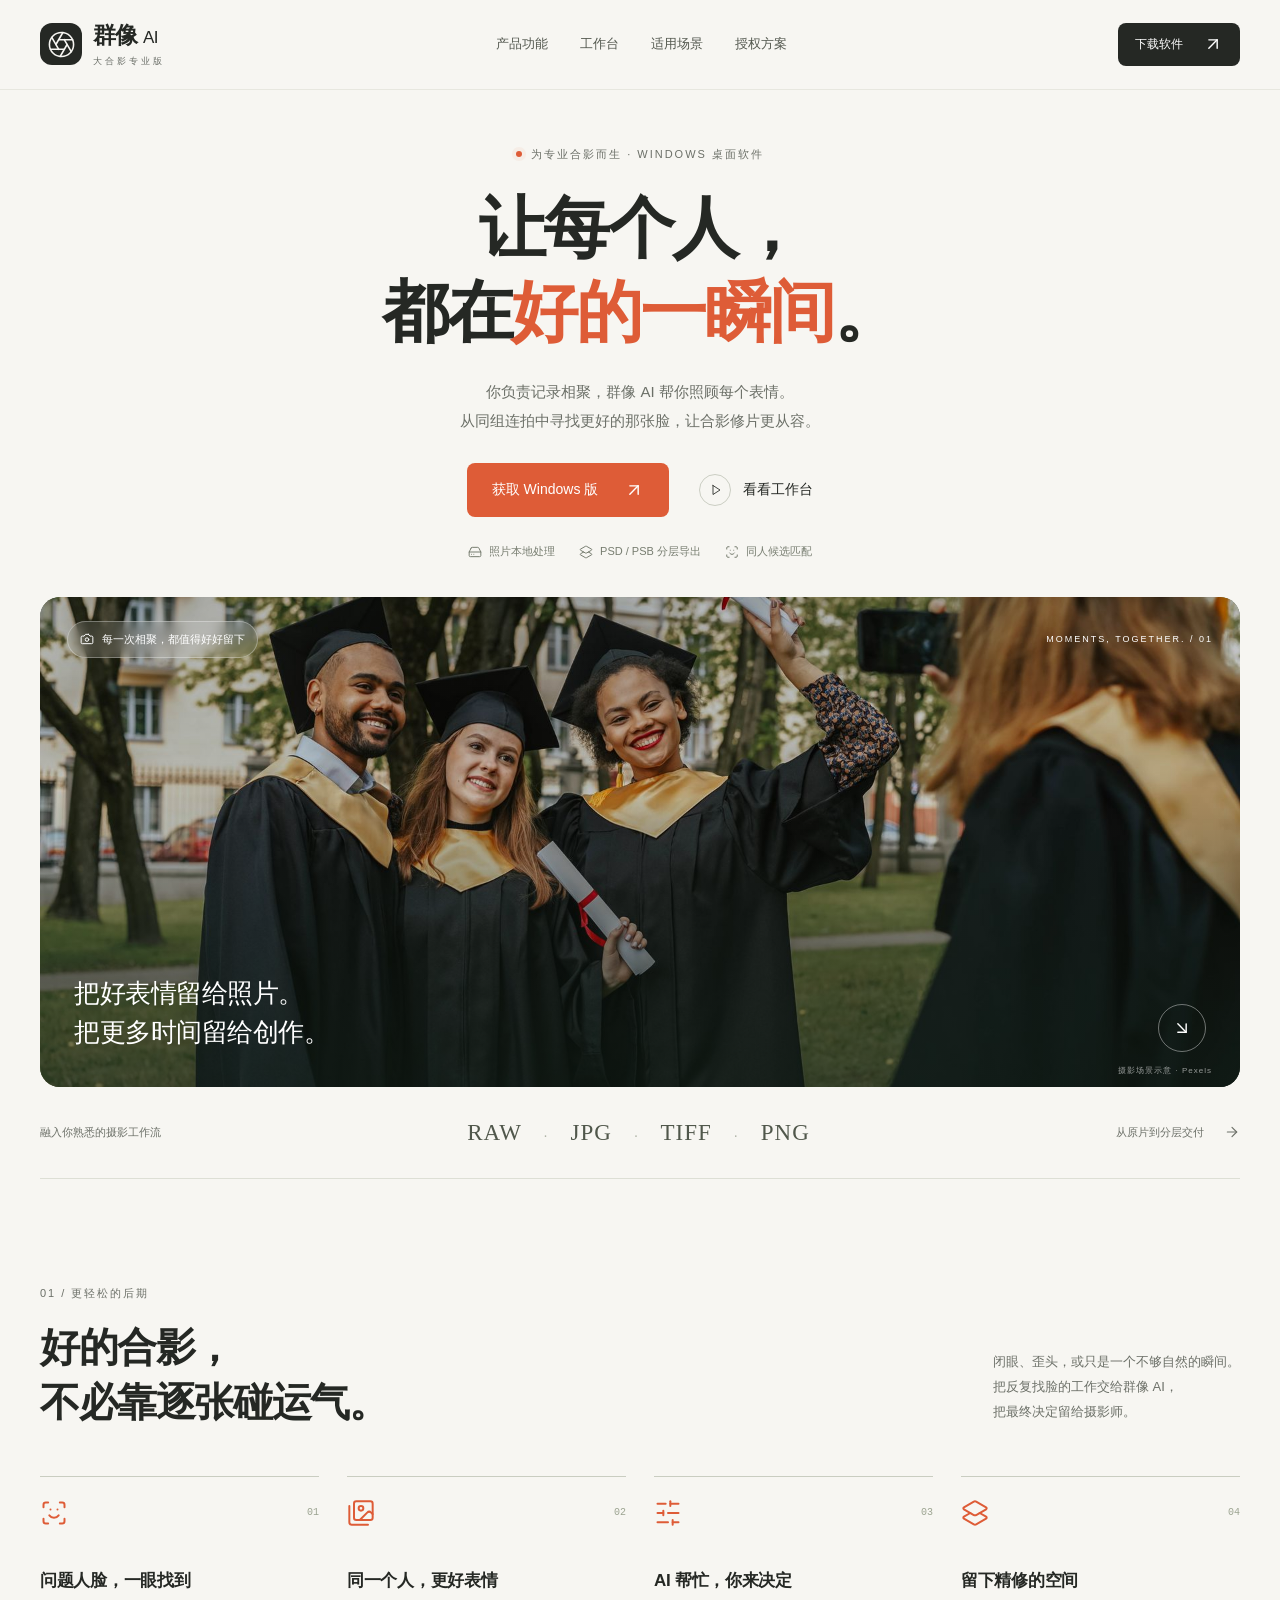
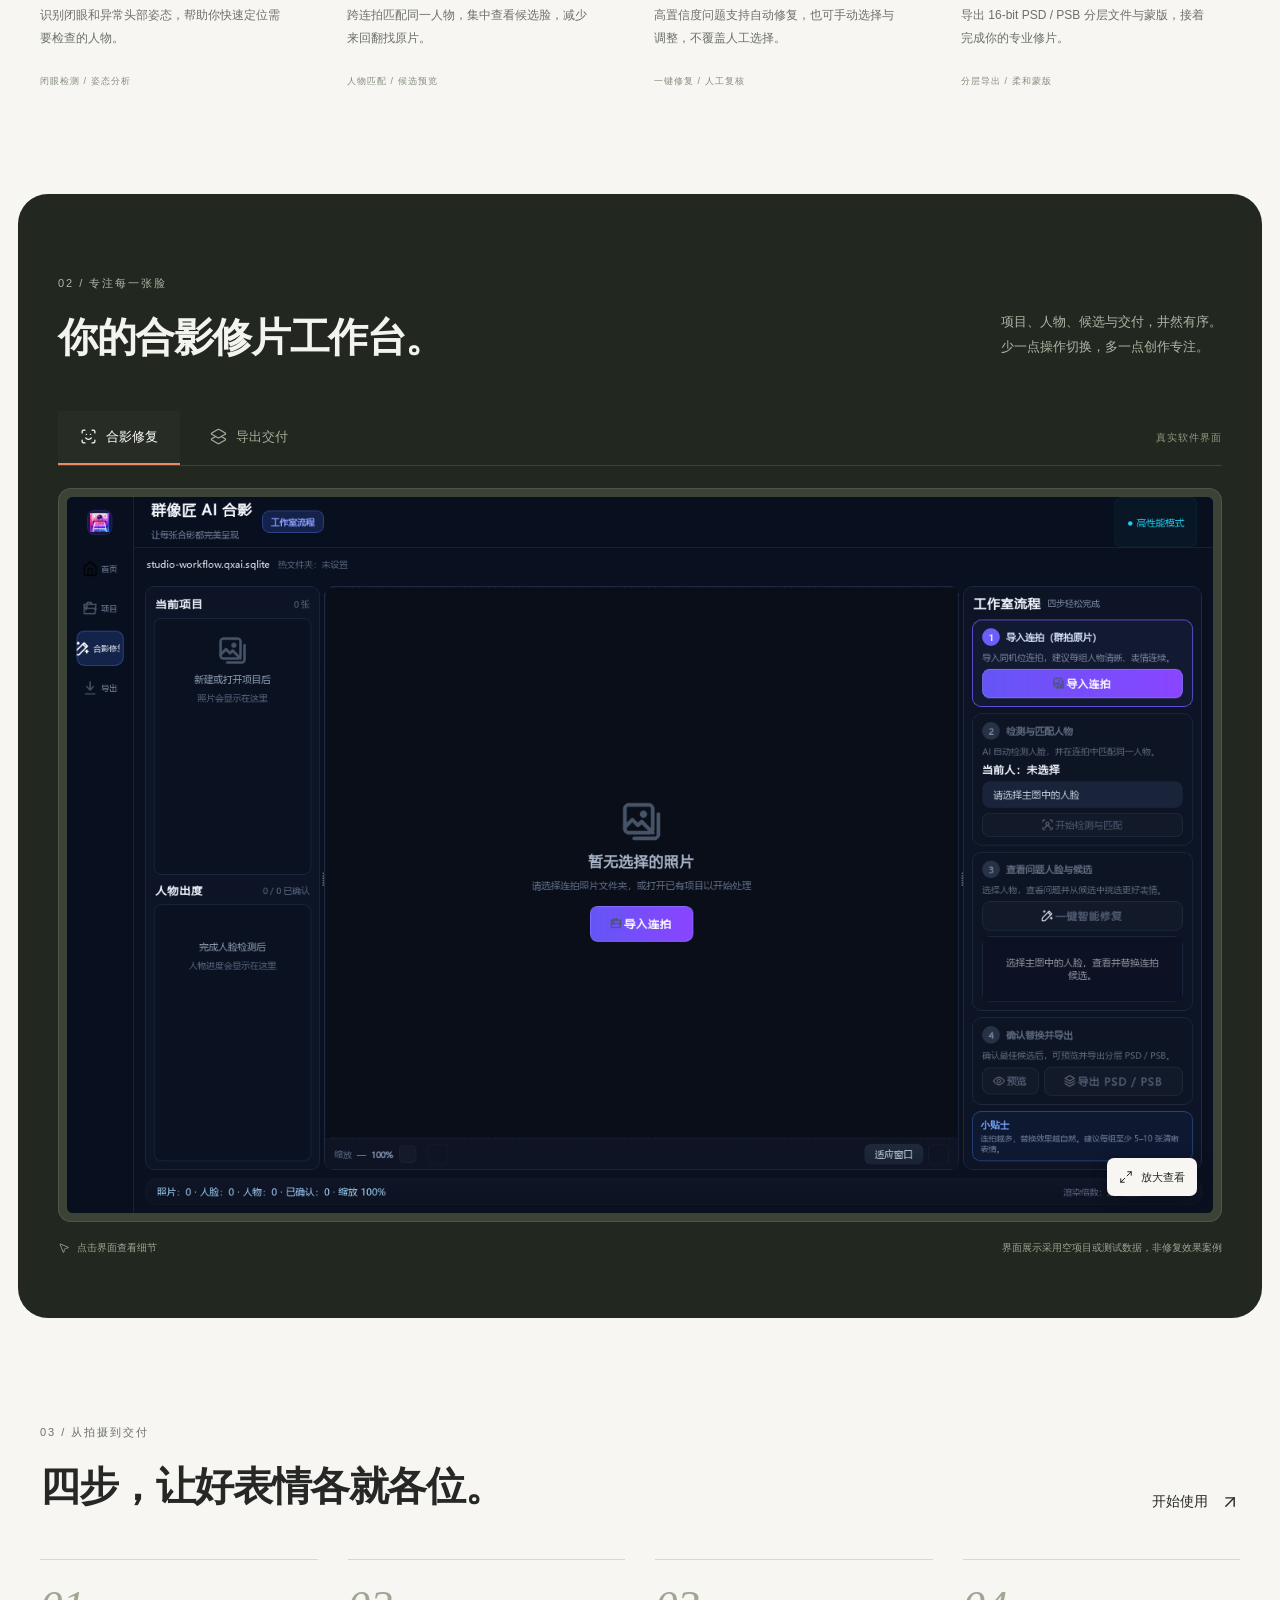
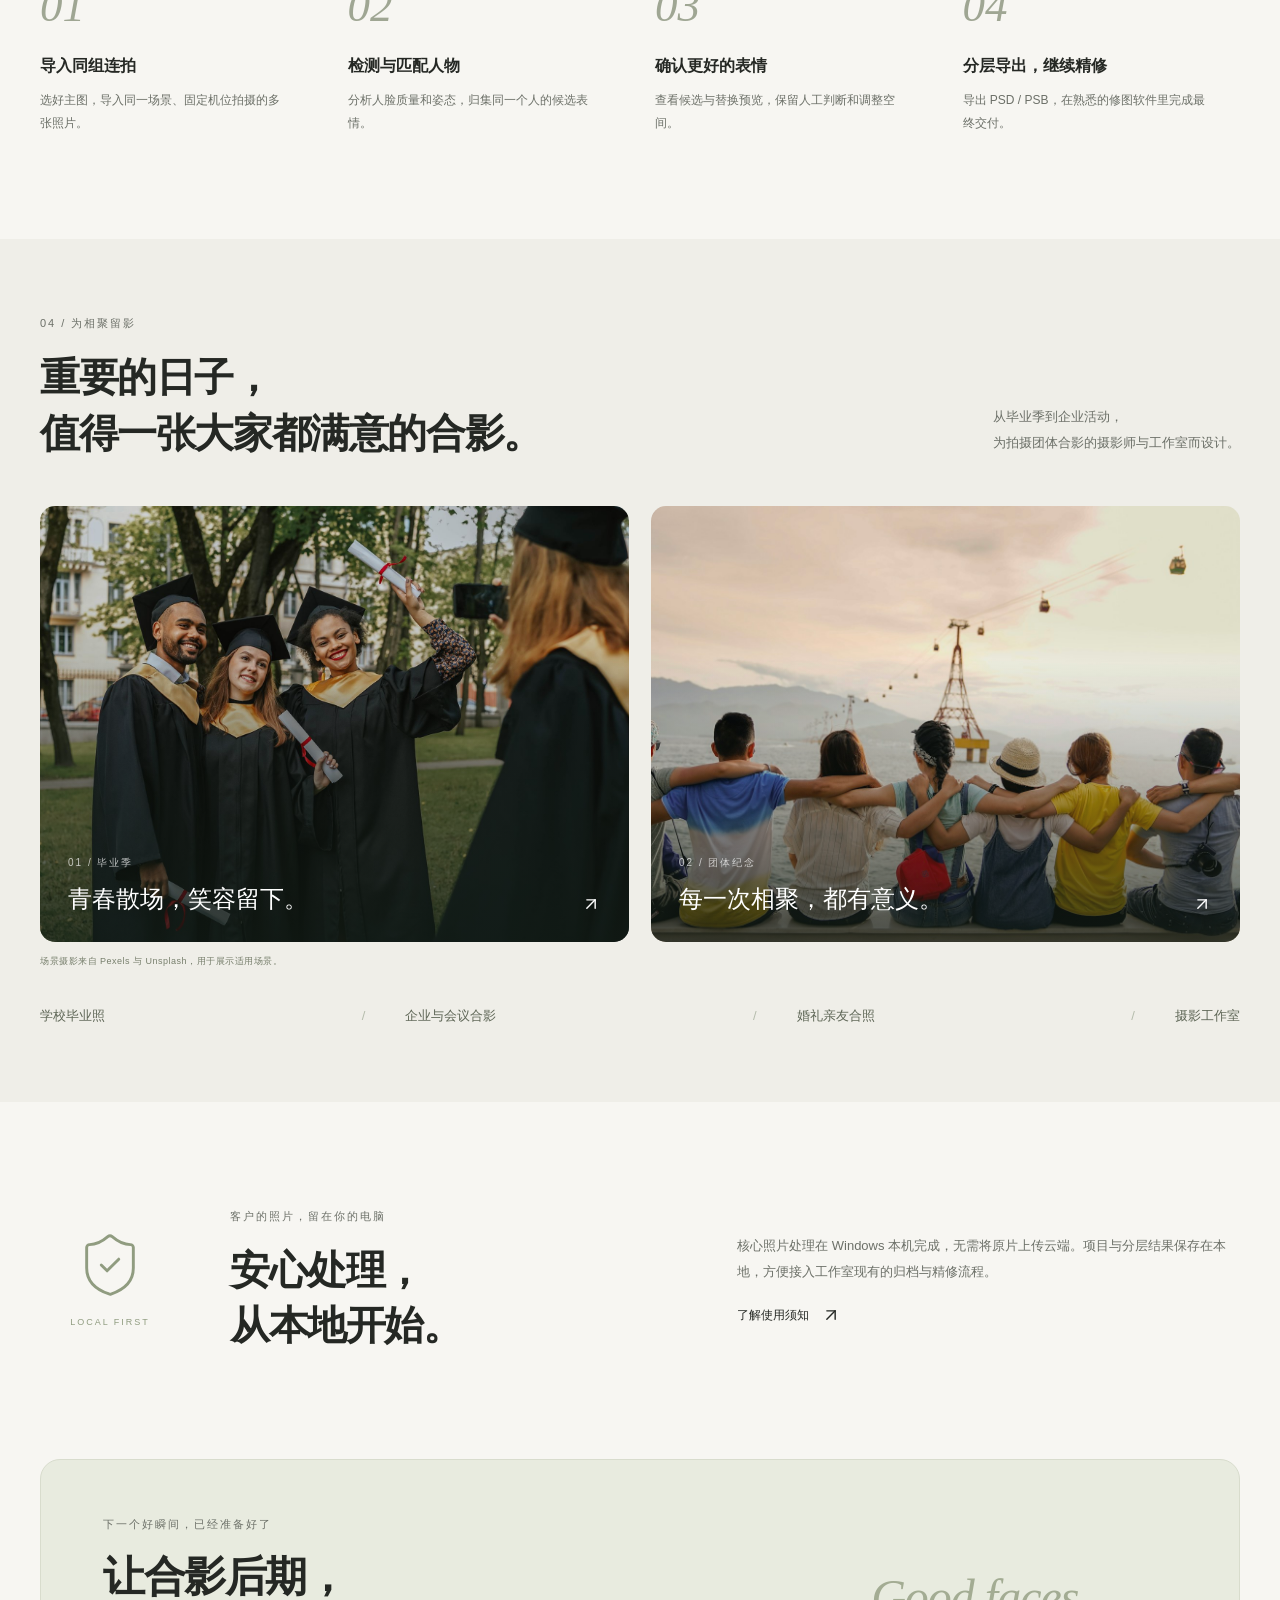
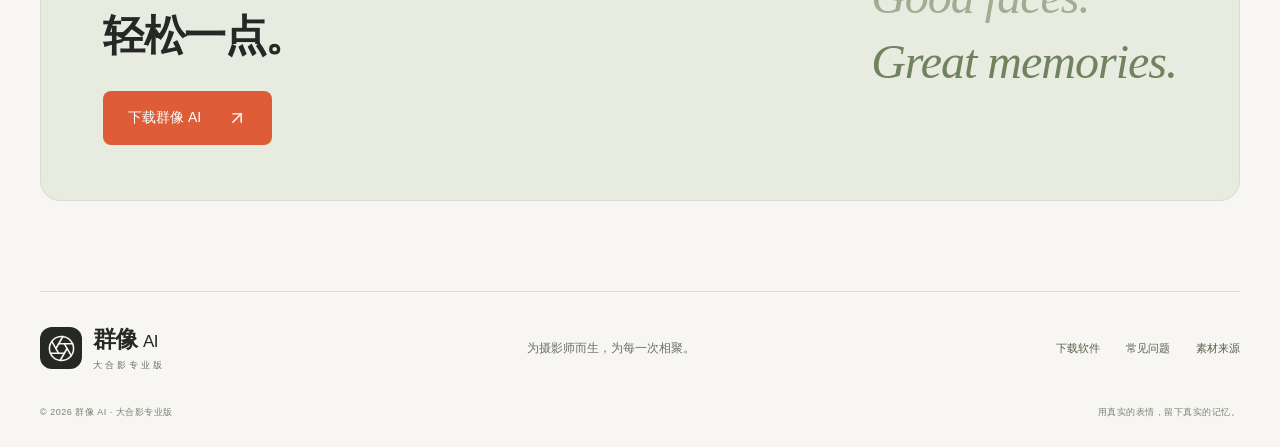
<file: docs/index.html>
<!doctype html>
<html lang="zh-CN">
<head>
<meta charset="utf-8"><meta name="viewport" content="width=device-width,initial-scale=1">
<meta name="description" content="群像 AI 大合影专业版：同人候选匹配、本地处理与 PSD/PSB 分层交付，让合影后期更从容。">
<meta name="theme-color" content="#f7f6f2"><title>群像 AI · 让每个人，都在好的一瞬间</title>
<link rel="icon" href="assets/app-icon.png"><link rel="stylesheet" href="styles.css?v=20261030">
<script defer src="assets/lucide.min.js"></script><script defer src="script.js?v=20261030"></script>
</head>
<body>
<a class="skip-link" href="#main">跳到主要内容</a>
<header class="header"><div class="shell nav-row">
<a class="brand" href="index.html" aria-label="群像 AI 首页"><span class="brand-mark"><i data-lucide="aperture"></i></span><span>群像 <b>AI</b><small>大合影专业版</small></span></a>
<nav id="main-nav" class="nav-links" aria-label="主导航"><a href="#features">产品功能</a><a href="#workspace">工作台</a><a href="#scenarios">适用场景</a><a href="download.html#pricing">授权方案</a></nav>
<div class="nav-actions"><a class="button small dark" href="download.html">下载软件 <i data-lucide="arrow-up-right"></i></a><button class="menu-toggle" aria-controls="main-nav" aria-expanded="false" aria-label="打开导航菜单"><i data-lucide="menu"></i></button></div>
</div></header>
<main id="main">
<section class="hero shell">
<div class="hero-intro">
<p class="eyebrow"><span class="live-dot"></span> 为专业合影而生 · Windows 桌面软件</p>
<h1>让每个人，<br>都在<span class="accent-word">好的一瞬间</span>。</h1>
<p class="lead">你负责记录相聚，群像 AI 帮你照顾每个表情。<br>从同组连拍中寻找更好的那张脸，让合影修片更从容。</p>
<div class="hero-actions"><a class="button primary" href="download.html">获取 Windows 版 <i data-lucide="arrow-up-right"></i></a><a class="text-link" href="#workspace"><span class="play-icon"><i data-lucide="play"></i></span> 看看工作台</a></div>
<div class="hero-assurances"><span><i data-lucide="hard-drive"></i> 照片本地处理</span><span><i data-lucide="layers-2"></i> PSD / PSB 分层导出</span><span><i data-lucide="scan-face"></i> 同人候选匹配</span></div>
</div>
<figure class="hero-photo">
<img src="assets/graduation.jpg" width="1800" height="1200" fetchpriority="high" alt="毕业生在校园里拍摄合影，留下毕业时刻">
<div class="photo-heading"><span class="photo-chip"><i data-lucide="camera"></i> 每一次相聚，都值得好好留下</span><span class="photo-index">MOMENTS, TOGETHER. / 01</span></div>
<div class="photo-caption"><p>把好表情留给照片。<br>把更多时间留给创作。</p><a href="#workflow" class="round-link" aria-label="查看合影修片流程"><i data-lucide="arrow-down-right"></i></a></div>
<figcaption class="image-credit">摄影场景示意 · Pexels</figcaption>
</figure>
<div class="format-strip"><span>融入你熟悉的摄影工作流</span><div>RAW <b>·</b> JPG <b>·</b> TIFF <b>·</b> PNG</div><span class="format-end">从原片到分层交付 <i data-lucide="arrow-right"></i></span></div>
</section>
<section id="features" class="section shell">
<div class="section-head"><div><p class="eyebrow">01 / 更轻松的后期</p><h2>好的合影，<br>不必靠逐张碰运气。</h2></div><p class="section-description">闭眼、歪头，或只是一个不够自然的瞬间。<br>把反复找脸的工作交给群像 AI，<br>把最终决定留给摄影师。</p></div>
<div class="feature-grid">
<article class="feature"><div class="feature-icon"><i data-lucide="scan-face"></i><span>01</span></div><h3>问题人脸，一眼找到</h3><p>识别闭眼和异常头部姿态，帮助你快速定位需要检查的人物。</p><span class="feature-tag">闭眼检测 / 姿态分析</span></article>
<article class="feature"><div class="feature-icon"><i data-lucide="images"></i><span>02</span></div><h3>同一个人，更好表情</h3><p>跨连拍匹配同一人物，集中查看候选脸，减少来回翻找原片。</p><span class="feature-tag">人物匹配 / 候选预览</span></article>
<article class="feature"><div class="feature-icon"><i data-lucide="sliders-horizontal"></i><span>03</span></div><h3>AI 帮忙，你来决定</h3><p>高置信度问题支持自动修复，也可手动选择与调整，不覆盖人工选择。</p><span class="feature-tag">一键修复 / 人工复核</span></article>
<article class="feature"><div class="feature-icon"><i data-lucide="layers-2"></i><span>04</span></div><h3>留下精修的空间</h3><p>导出 16-bit PSD / PSB 分层文件与蒙版，接着完成你的专业修片。</p><span class="feature-tag">分层导出 / 柔和蒙版</span></article>
</div></section>
<section id="workspace" class="workspace-section"><div class="shell">
<div class="section-head"><div><p class="eyebrow">02 / 专注每一张脸</p><h2>你的合影修片工作台。</h2></div><p class="section-description">项目、人物、候选与交付，井然有序。<br>少一点操作切换，多一点创作专注。</p></div>
<div class="workspace-tabs" role="tablist" aria-label="查看软件界面"><button id="tab-repair" class="workspace-tab" role="tab" aria-selected="true" aria-controls="panel-repair" data-panel="panel-repair"><i data-lucide="scan-face"></i> 合影修复</button><button id="tab-delivery" class="workspace-tab" role="tab" aria-selected="false" aria-controls="panel-delivery" tabindex="-1" data-panel="panel-delivery"><i data-lucide="layers-2"></i> 导出交付</button><span>真实软件界面</span></div>
<div id="panel-repair" class="workspace-panel" role="tabpanel" aria-labelledby="tab-repair"><button class="screenshot-button" data-preview="assets/workspace.png" data-caption="群像 AI 合影修复工作台 · 空项目状态" aria-label="放大查看合影修复界面"><img src="assets/workspace.png" width="1440" height="900" loading="lazy" alt="群像 AI 合影修复工作台，左侧管理项目与人物，中间为照片画布，右侧为四步处理流程"><span><i data-lucide="maximize-2"></i> 放大查看</span></button></div>
<div id="panel-delivery" class="workspace-panel" role="tabpanel" aria-labelledby="tab-delivery" hidden><button class="screenshot-button" data-preview="assets/delivery.png" data-caption="群像 AI 导出交付界面 · 测试项目" aria-label="放大查看导出交付界面"><img src="assets/delivery.png" width="1366" height="768" loading="lazy" alt="群像 AI 导出交付界面，包含 PSD / PSB 分层导出和效果预览"><span><i data-lucide="maximize-2"></i> 放大查看</span></button></div>
<div class="workspace-note"><span><i data-lucide="mouse-pointer-2"></i> 点击界面查看细节</span><span>界面展示采用空项目或测试数据，非修复效果案例</span></div>
</div></section>
<section id="workflow" class="section shell"><div class="section-head"><div><p class="eyebrow">03 / 从拍摄到交付</p><h2>四步，让好表情各就各位。</h2></div><a class="text-link" href="download.html#guide">开始使用 <i data-lucide="arrow-up-right"></i></a></div>
<ol class="workflow"><li><span class="step-number">01</span><h3>导入同组连拍</h3><p>选好主图，导入同一场景、固定机位拍摄的多张照片。</p></li><li><span class="step-number">02</span><h3>检测与匹配人物</h3><p>分析人脸质量和姿态，归集同一个人的候选表情。</p></li><li><span class="step-number">03</span><h3>确认更好的表情</h3><p>查看候选与替换预览，保留人工判断和调整空间。</p></li><li><span class="step-number">04</span><h3>分层导出，继续精修</h3><p>导出 PSD / PSB，在熟悉的修图软件里完成最终交付。</p></li></ol></section>
<section id="scenarios" class="scenarios-section"><div class="shell"><div class="section-head"><div><p class="eyebrow">04 / 为相聚留影</p><h2>重要的日子，<br>值得一张大家都满意的合影。</h2></div><p class="section-description">从毕业季到企业活动，<br>为拍摄团体合影的摄影师与工作室而设计。</p></div>
<div class="scenario-photos"><a class="scenario-photo" href="download.html"><img src="assets/graduation.jpg" width="1800" height="1200" loading="lazy" alt="校园毕业合影场景"><div><span>01 / 毕业季</span><h3>青春散场，笑容留下。</h3><i data-lucide="arrow-up-right"></i></div></a><a class="scenario-photo" href="download.html"><img src="assets/friends.jpg" width="1600" height="900" loading="lazy" alt="朋友们并肩坐在海边的团体合影"><div><span>02 / 团体纪念</span><h3>每一次相聚，都有意义。</h3><i data-lucide="arrow-up-right"></i></div></a></div>
<p class="small-note">场景摄影来自 Pexels 与 Unsplash，用于展示适用场景。</p><div class="scenario-labels"><span>学校毕业照</span><span>企业与会议合影</span><span>婚礼亲友合照</span><span>摄影工作室</span></div>
</div></section>
<section class="section shell privacy-section"><div class="privacy-symbol"><i data-lucide="shield-check"></i><span>LOCAL FIRST</span></div><div><p class="eyebrow">客户的照片，留在你的电脑</p><h2>安心处理，<br>从本地开始。</h2></div><div class="privacy-copy"><p>核心照片处理在 Windows 本机完成，无需将原片上传云端。项目与分层结果保存在本地，方便接入工作室现有的归档与精修流程。</p><a class="text-link" href="download.html#faq">了解使用须知 <i data-lucide="arrow-up-right"></i></a></div></section>
<section class="closing shell"><div><p class="eyebrow">下一个好瞬间，已经准备好了</p><h2>让合影后期，<br>轻松一点。</h2><a class="button primary" href="download.html">下载群像 AI <i data-lucide="arrow-up-right"></i></a></div><div class="closing-type" aria-hidden="true">Good faces.<br><em>Great memories.</em></div></section>
</main>
<footer class="footer shell"><div class="footer-top"><a class="brand" href="index.html"><span class="brand-mark"><i data-lucide="aperture"></i></span><span>群像 <b>AI</b><small>大合影专业版</small></span></a><p>为摄影师而生，为每一次相聚。</p><div><a href="download.html">下载软件</a><a href="download.html#faq">常见问题</a><a href="assets/SOURCES.md">素材来源</a></div></div><div class="footer-bottom"><span>© 2026 群像 AI · 大合影专业版</span><span>用真实的表情，留下真实的记忆。</span></div></footer>
<dialog id="image-preview" aria-label="软件界面大图"><button class="dialog-close" aria-label="关闭大图"><i data-lucide="x"></i></button><img alt=""><p></p></dialog>
</body></html>
</file>
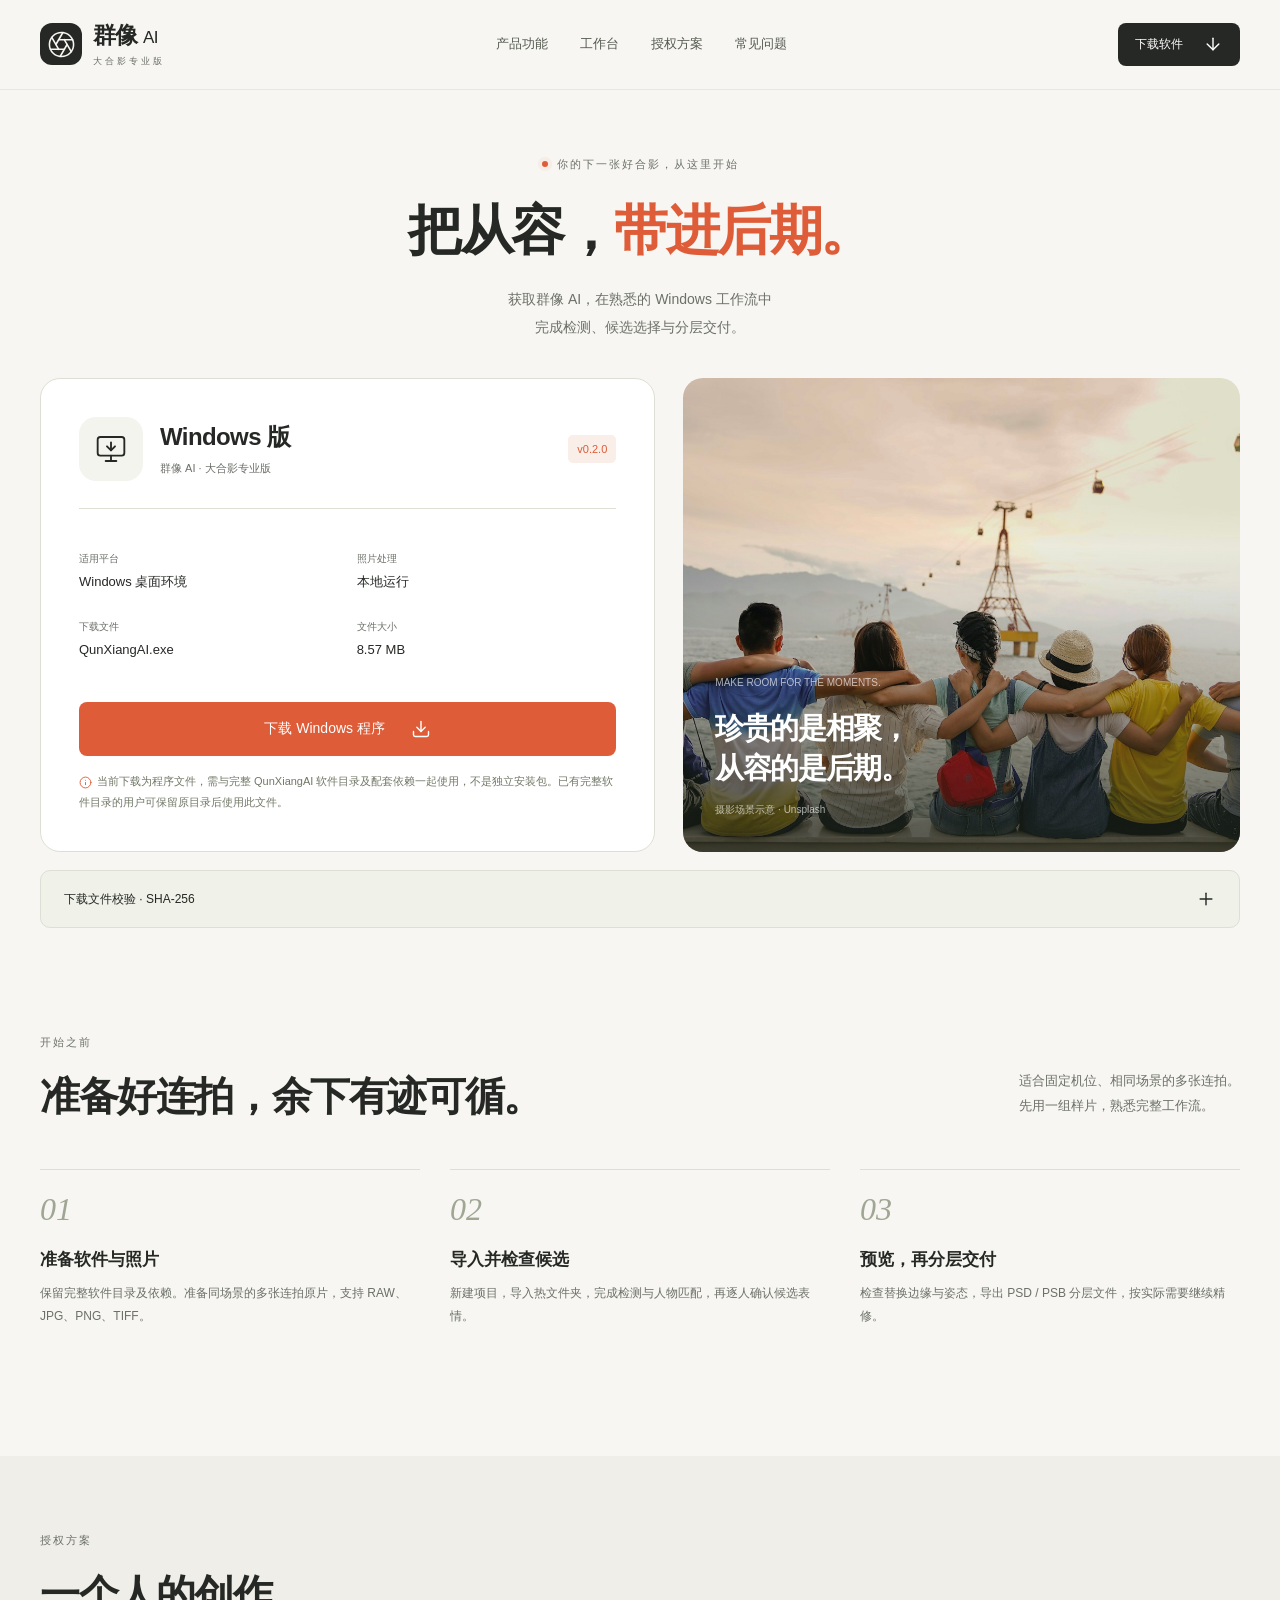
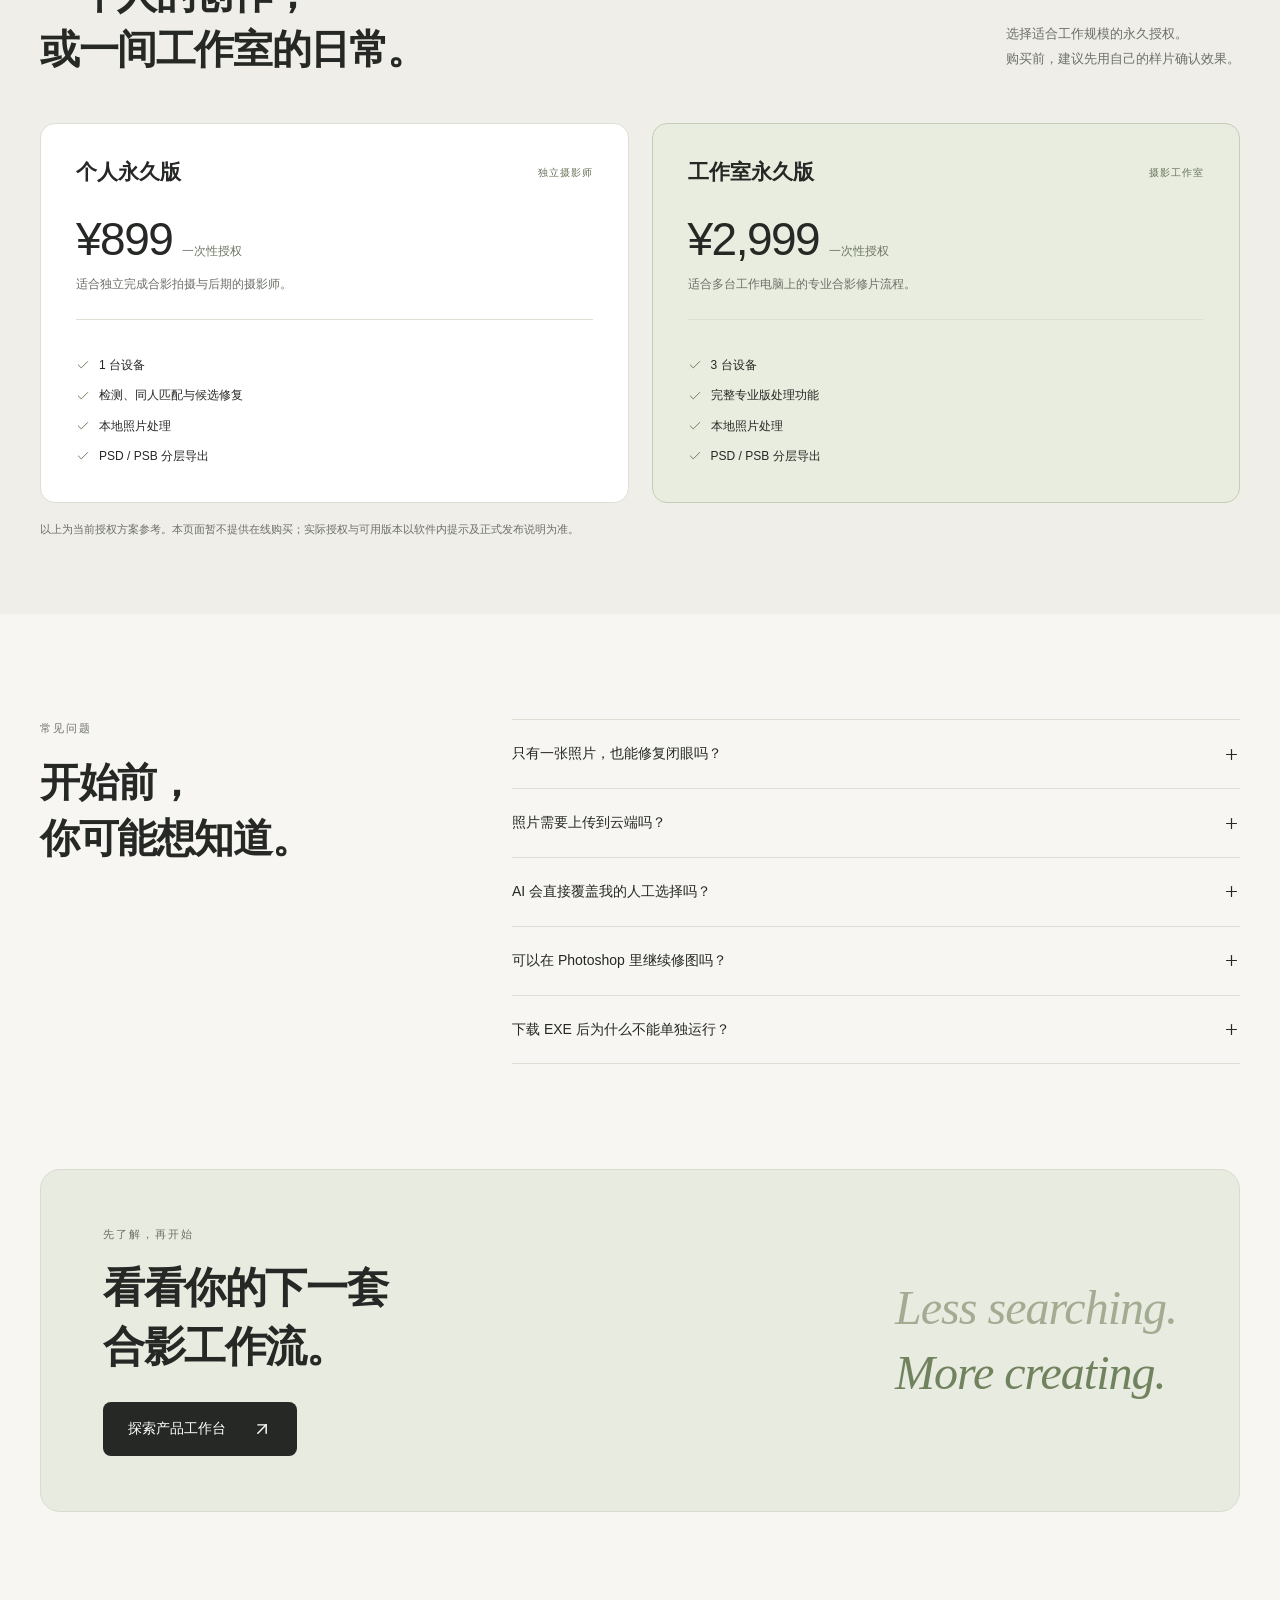
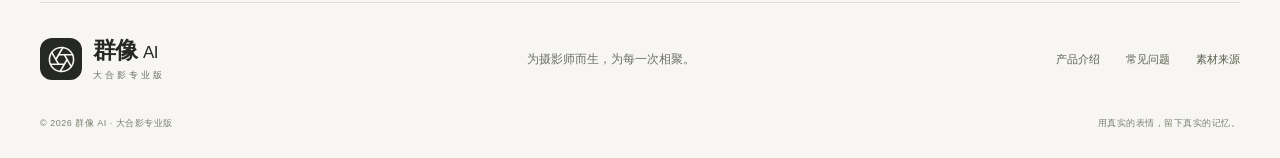
<file: docs/download.html>
<!doctype html>
<html lang="zh-CN">
<head>
<meta charset="utf-8"><meta name="viewport" content="width=device-width,initial-scale=1"><meta name="theme-color" content="#f7f6f2">
<meta name="description" content="获取群像 AI 大合影专业版 Windows 程序，了解下载文件、使用流程、永久授权与常见问题。"><title>下载群像 AI · 从下一组合影开始</title>
<link rel="icon" href="assets/app-icon.png"><link rel="stylesheet" href="styles.css?v=20261030"><script defer src="assets/lucide.min.js"></script><script defer src="script.js?v=20261030"></script>
</head>
<body>
<a class="skip-link" href="#main">跳到主要内容</a>
<header class="header"><div class="shell nav-row">
<a class="brand" href="index.html" aria-label="群像 AI 首页"><span class="brand-mark"><i data-lucide="aperture"></i></span><span>群像 <b>AI</b><small>大合影专业版</small></span></a>
<nav id="main-nav" class="nav-links" aria-label="主导航"><a href="index.html#features">产品功能</a><a href="index.html#workspace">工作台</a><a href="#pricing">授权方案</a><a href="#faq">常见问题</a></nav>
<div class="nav-actions"><a class="button small dark" href="#download">下载软件 <i data-lucide="arrow-down"></i></a><button class="menu-toggle" aria-controls="main-nav" aria-expanded="false" aria-label="打开导航菜单"><i data-lucide="menu"></i></button></div>
</div></header>
<main id="main">
<section class="download-intro shell"><p class="eyebrow"><span class="live-dot"></span> 你的下一张好合影，从这里开始</p><h1>把从容，<span class="accent-word">带进后期。</span></h1><p class="lead">获取群像 AI，在熟悉的 Windows 工作流中<br>完成检测、候选选择与分层交付。</p></section>
<section id="download" class="shell">
<div class="download-layout">
<div class="download-panel">
<div class="download-platform"><div class="platform-icon"><i data-lucide="monitor-down"></i></div><div><h2>Windows 版</h2><p>群像 AI · 大合影专业版</p></div><span class="version-pill">v0.2.0</span></div>
<dl class="download-meta"><div><dt>适用平台</dt><dd>Windows 桌面环境</dd></div><div><dt>照片处理</dt><dd>本地运行</dd></div><div><dt>下载文件</dt><dd>QunXiangAI.exe</dd></div><div><dt>文件大小</dt><dd>8.57 MB</dd></div></dl>
<a class="button primary wide" href="downloads/QunXiangAI.exe" download>下载 Windows 程序 <i data-lucide="download"></i></a>
<p class="download-notice"><i class="download-note-icon" data-lucide="info"></i>当前下载为程序文件，需与完整 QunXiangAI 软件目录及配套依赖一起使用，不是独立安装包。已有完整软件目录的用户可保留原目录后使用此文件。</p>
</div>
<div class="download-image"><img src="assets/friends.jpg" width="1600" height="900" alt="朋友们并肩合影，记录相聚时刻"><div><p>MAKE ROOM FOR THE MOMENTS.</p><h2>珍贵的是相聚，<br>从容的是后期。</h2><p>摄影场景示意 · Unsplash</p></div></div>
</div>
<details class="download-detail"><summary><span>下载文件校验 · SHA-256</span><i data-lucide="plus"></i></summary><p>可在 Windows PowerShell 中使用 Get-FileHash 对照下方校验值，确认文件下载完整。校验值用于文件一致性检查，不代替发布者签名。</p><code class="hash" id="download-hash">131F9024D78D3203CD5D08A831C4DE26F4A73479E2FABEED22C1C84F43D365AD</code><button type="button" class="copy-button" data-copy="download-hash">复制校验值</button><span class="copy-status" role="status" aria-live="polite"></span></details>
</section>
<section id="guide" class="section shell"><div class="section-head"><div><p class="eyebrow">开始之前</p><h2>准备好连拍，余下有迹可循。</h2></div><p class="section-description">适合固定机位、相同场景的多张连拍。<br>先用一组样片，熟悉完整工作流。</p></div>
<div class="guide-grid"><article><span class="step-number">01</span><h3>准备软件与照片</h3><p>保留完整软件目录及依赖。准备同场景的多张连拍原片，支持 RAW、JPG、PNG、TIFF。</p></article><article><span class="step-number">02</span><h3>导入并检查候选</h3><p>新建项目，导入热文件夹，完成检测与人物匹配，再逐人确认候选表情。</p></article><article><span class="step-number">03</span><h3>预览，再分层交付</h3><p>检查替换边缘与姿态，导出 PSD / PSB 分层文件，按实际需要继续精修。</p></article></div>
</section>
<section id="pricing" class="scenarios-section"><div class="shell"><div class="section-head"><div><p class="eyebrow">授权方案</p><h2>一个人的创作，<br>或一间工作室的日常。</h2></div><p class="section-description">选择适合工作规模的永久授权。<br>购买前，建议先用自己的样片确认效果。</p></div>
<div class="pricing-grid">
<article class="price-card"><div class="price-top"><h3>个人永久版</h3><span>独立摄影师</span></div><div class="price">¥899<small>一次性授权</small></div><p>适合独立完成合影拍摄与后期的摄影师。</p><ul><li><i data-lucide="check"></i> 1 台设备</li><li><i data-lucide="check"></i> 检测、同人匹配与候选修复</li><li><i data-lucide="check"></i> 本地照片处理</li><li><i data-lucide="check"></i> PSD / PSB 分层导出</li></ul></article>
<article class="price-card featured"><div class="price-top"><h3>工作室永久版</h3><span>摄影工作室</span></div><div class="price">¥2,999<small>一次性授权</small></div><p>适合多台工作电脑上的专业合影修片流程。</p><ul><li><i data-lucide="check"></i> 3 台设备</li><li><i data-lucide="check"></i> 完整专业版处理功能</li><li><i data-lucide="check"></i> 本地照片处理</li><li><i data-lucide="check"></i> PSD / PSB 分层导出</li></ul></article>
</div><p class="pricing-note">以上为当前授权方案参考。本页面暂不提供在线购买；实际授权与可用版本以软件内提示及正式发布说明为准。</p>
</div></section>
<section id="faq" class="section shell faq-layout"><div><p class="eyebrow">常见问题</p><h2>开始前，<br>你可能想知道。</h2></div><div class="faq-list">
<details><summary>只有一张照片，也能修复闭眼吗？<i data-lucide="plus"></i></summary><p>目前的核心工作方式，是从同场景连拍中寻找同一个人的候选表情。请准备多张连拍照片；单张照片缺少可用候选时，不适合使用该流程修复。</p></details>
<details><summary>照片需要上传到云端吗？<i data-lucide="plus"></i></summary><p>照片检测、匹配和处理在 Windows 本机完成，无需上传原片。授权或检查更新可能涉及网络连接，与照片处理流程分开。</p></details>
<details><summary>AI 会直接覆盖我的人工选择吗？<i data-lucide="plus"></i></summary><p>自动修复面向高置信度问题，保留你的人工选择。对于质量未知、过小或身份匹配存疑的人脸，需要人工复核。</p></details>
<details><summary>可以在 Photoshop 里继续修图吗？<i data-lucide="plus"></i></summary><p>可以。软件支持 16-bit PSD / PSB 分层导出与蒙版，方便你继续检查边缘、融合效果和完成商业精修。</p></details>
<details><summary>下载 EXE 后为什么不能单独运行？<i data-lucide="plus"></i></summary><p>当前页面提供的是程序文件，打包方式需要完整 QunXiangAI 目录内的依赖与模型。请使用完整发布目录，不要只把 EXE 移到其他位置。当前网页尚未提供完整安装包。</p></details>
</div></section>
<section class="closing shell"><div><p class="eyebrow">先了解，再开始</p><h2>看看你的下一套<br>合影工作流。</h2><a class="button dark" href="index.html#workspace">探索产品工作台 <i data-lucide="arrow-up-right"></i></a></div><div class="closing-type" aria-hidden="true">Less searching.<br><em>More creating.</em></div></section>
</main>
<footer class="footer shell"><div class="footer-top"><a class="brand" href="index.html"><span class="brand-mark"><i data-lucide="aperture"></i></span><span>群像 <b>AI</b><small>大合影专业版</small></span></a><p>为摄影师而生，为每一次相聚。</p><div><a href="index.html">产品介绍</a><a href="#faq">常见问题</a><a href="assets/SOURCES.md">素材来源</a></div></div><div class="footer-bottom"><span>© 2026 群像 AI · 大合影专业版</span><span>用真实的表情，留下真实的记忆。</span></div></footer>
</body></html>
</file>
<file: docs/styles.css>
@charset "UTF-8";
:root{--paper:#f7f6f2;--ink:#252824;--muted:#6c7068;--accent:#de5c37;--accent-hover:#c94c29;--line:#dddfd5;--white:#fff;--radius:22px;--max:1200px}
*{box-sizing:border-box}html{scroll-behavior:smooth;scroll-padding-top:100px}body{margin:0;background:var(--paper);color:var(--ink);font-family:Inter,"Segoe UI","PingFang SC","Microsoft YaHei",sans-serif;-webkit-font-smoothing:antialiased;line-height:1.7}a{color:inherit;text-decoration:none}button,input{font:inherit}button,a{-webkit-tap-highlight-color:transparent}button{cursor:pointer}img{max-width:100%;display:block;height:auto}h1,h2,h3,p,figure{margin:0}h1,h2,h3{font-weight:600;line-height:1.28}button{color:inherit}svg.lucide{width:20px;height:20px;stroke-width:1.7;flex-shrink:0}[hidden]{display:none!important}::selection{background:#efd1bd}:focus-visible{outline:3px solid var(--accent);outline-offset:5px}.shell{width:min(calc(100% - 80px),var(--max));margin-inline:auto}.skip-link{position:fixed;left:20px;top:-60px;z-index:100;background:white;padding:10px}.skip-link:focus{top:10px}
.header{position:sticky;top:0;z-index:30;border-bottom:1px solid #dedfd5a0;background:#f7f6f2ec;backdrop-filter:blur(18px)}.nav-row{display:flex;align-items:center;justify-content:space-between;gap:28px;height:89px}.brand{display:inline-flex;align-items:center;gap:11px;white-space:nowrap;font-size:23px;font-weight:700;line-height:1.12;letter-spacing:-.8px}.brand b{font-size:17px;font-weight:500;letter-spacing:-.5px}.brand small{display:block;font-size:9px;font-weight:400;letter-spacing:3px;color:var(--muted);margin-top:7px}.brand-mark{display:grid;place-items:center;width:42px;height:42px;border-radius:12px;background:var(--ink);color:var(--paper)}.brand-mark svg{width:29px;height:29px;stroke-width:1.3}.nav-links{display:flex;gap:32px;align-items:center;font-size:13px;color:#54594f}.nav-links a{padding-block:12px;position:relative}.nav-links a:hover{color:var(--accent)}.nav-actions{display:flex;gap:12px;align-items:center}.button{display:inline-flex;align-items:center;justify-content:center;gap:26px;min-height:54px;padding:14px 24px;border:1px solid transparent;border-radius:8px;font-size:14px;font-weight:500;transition:background .2s,transform .2s}.button:hover{transform:translateY(-2px)}.button.primary{background:var(--accent);color:white}.button.primary:hover{background:var(--accent-hover)}.button.dark{background:var(--ink);color:white}.button.dark:hover{background:#40463c}.button.small{min-height:42px;padding:10px 16px;font-size:12px;gap:20px}.button.outline{border-color:var(--line);background:transparent}.text-link{display:inline-flex;align-items:center;gap:12px;font-size:14px;font-weight:500}.text-link:hover{color:var(--accent)}.menu-toggle{display:none;place-items:center;border:1px solid var(--line);background:transparent;border-radius:8px;width:42px;height:42px}
.hero{padding-top:55px}.hero-intro{text-align:center}.eyebrow{font-size:11px;letter-spacing:2px;text-transform:uppercase;font-weight:500;color:var(--muted);display:flex;gap:9px;align-items:center}.hero .eyebrow{justify-content:center}.live-dot{width:6px;height:6px;border-radius:50%;background:var(--accent);box-shadow:0 0 0 4px #de5c3710}h1{font-size:clamp(43px,5.2vw,72px);letter-spacing:-2.5px;line-height:1.27;margin-top:22px}.accent-word{color:var(--accent)}.lead{font-size:15px;line-height:1.95;color:var(--muted);margin-top:22px}.hero-actions{display:flex;align-items:center;justify-content:center;gap:30px;margin-top:28px}.play-icon{display:grid;place-items:center;width:32px;height:32px;border-radius:50%;border:1px solid #cbcec3}.play-icon svg{width:12px;height:12px;margin-left:2px}.hero-assurances{display:flex;justify-content:center;gap:24px;margin:25px 0 36px;color:#777d70;font-size:11px}.hero-assurances span{display:flex;align-items:center;gap:7px}.hero-assurances svg{width:14px;height:14px}.hero-photo{position:relative;overflow:hidden;border-radius:20px;isolation:isolate;aspect-ratio:2.45;background:#53604c}.hero-photo>img{width:100%;height:100%;object-fit:cover;object-position:center 42%}.hero-photo:after{content:"";position:absolute;inset:0;z-index:0;background:linear-gradient(180deg,#00000022,transparent 40%,#101d1699)}.photo-heading{position:absolute;z-index:1;top:24px;left:27px;right:27px;display:flex;justify-content:space-between;align-items:center;color:white}.photo-chip{display:flex;align-items:center;gap:8px;font-size:11px;padding:8px 12px;background:#ffffff1a;border:1px solid #ffffff50;border-radius:30px;backdrop-filter:blur(8px)}.photo-chip svg{width:14px;height:14px}.photo-index{font-size:9px;letter-spacing:2px}.photo-caption{position:absolute;z-index:1;left:34px;right:34px;bottom:35px;display:flex;align-items:end;justify-content:space-between;color:white}.photo-caption p{font-size:26px;line-height:1.5;font-weight:400;letter-spacing:-.5px}.round-link{display:grid;place-items:center;width:48px;height:48px;border:1px solid #ffffff66;border-radius:50%;transition:background .2s}.round-link:hover{background:#ffffff30}.image-credit{position:absolute;z-index:1;bottom:9px;right:28px;font-size:8px;color:#ffffff90;letter-spacing:1px}.format-strip{display:flex;align-items:center;justify-content:space-between;border-bottom:1px solid var(--line);padding:26px 0;font-size:11px;color:var(--muted)}.format-strip>div{font-family:Georgia,serif;font-size:23px;letter-spacing:1px;color:#50574b}.format-strip b{font-size:10px;margin:0 16px;color:#acb1a3}.format-end{display:flex;gap:20px;align-items:center}.format-end svg{width:16px}
.section{padding-block:105px}.section-head{display:flex;justify-content:space-between;align-items:flex-end;gap:40px;margin-bottom:45px}h2{font-size:clamp(30px,3.1vw,43px);letter-spacing:-1.4px;margin-top:17px;line-height:1.4}.section-description{color:var(--muted);font-size:13px;line-height:1.95;max-width:350px;margin-bottom:6px}.feature-grid{display:grid;grid-template-columns:repeat(4,1fr);gap:28px}.feature{border-top:1px solid #c9cdc1;padding:22px 0 0}.feature-icon{display:flex;justify-content:space-between;align-items:center;color:var(--accent);margin-bottom:43px}.feature-icon svg{width:28px;height:28px}.feature-icon span{font-size:10px;color:#9ca491;font-family:monospace}.feature h3{font-size:17px;letter-spacing:-.3px}.feature p{font-size:12px;line-height:1.9;color:var(--muted);margin-top:13px;max-width:245px}.feature-tag{display:block;font-size:9px;letter-spacing:1px;color:#858c7d;margin-top:24px}.workspace-section{background:#222820;color:#f3f4ef;padding:80px 0 60px;border-radius:30px;margin-inline:18px}.workspace-section .eyebrow{color:#afb9a5}.workspace-section .section-description{color:#adb6a4}.workspace-tabs{display:flex;align-items:center;border-bottom:1px solid #ffffff20;margin-top:38px;gap:8px}.workspace-tabs>span{margin-left:auto;font-size:10px;color:#8d9a80;letter-spacing:1px}.workspace-tab{display:flex;align-items:center;justify-content:center;gap:9px;border:none;background:transparent;border-bottom:2px solid transparent;color:#a4af9a;padding:15px 22px;font-size:13px}.workspace-tab svg{width:17px;height:17px}.workspace-tab[aria-selected="true"]{color:white;border-bottom-color:#e98b65;background:#ffffff06}.workspace-panel{margin-top:22px}.screenshot-button{border:1px solid #ffffff1a;padding:8px;background:#3b4236;border-radius:13px;display:block;position:relative;width:100%;overflow:hidden}.screenshot-button>img{width:100%;aspect-ratio:1.6;object-fit:contain;background:#080f1b;border-radius:6px}.screenshot-button>span{position:absolute;right:24px;bottom:25px;background:#f7f6f2;color:var(--ink);border-radius:7px;display:flex;align-items:center;gap:8px;font-size:11px;padding:9px 12px;box-shadow:0 2px 15px #0004}.screenshot-button>span svg{width:14px}.workspace-note{display:flex;justify-content:space-between;align-items:center;font-size:10px;color:#9aa58f;margin-top:16px;gap:20px}.workspace-note span:first-child{display:flex;gap:7px;align-items:center}.workspace-note svg{width:12px}
.workflow{display:grid;grid-template-columns:repeat(4,1fr);list-style:none;padding:0;margin:0;gap:30px}.workflow li{position:relative;border-top:1px solid #d5d9ce;padding-top:24px}.step-number{font-family:Georgia,serif;font-size:45px;line-height:1;color:#9fa693;font-style:italic}.workflow h3{font-size:16px;margin-top:27px}.workflow p{font-size:12px;color:var(--muted);margin-top:12px;line-height:1.9;max-width:245px}.scenarios-section{padding:75px 0;background:#efeee8}.scenario-photos{display:grid;grid-template-columns:1fr 1fr;gap:22px}.scenario-photo{position:relative;overflow:hidden;border-radius:15px;aspect-ratio:1.35;isolation:isolate;color:white}.scenario-photo img{width:100%;height:100%;object-fit:cover;transition:transform .7s}.scenario-photo:hover img{transform:scale(1.04)}.scenario-photo:after{content:"";position:absolute;inset:0;background:linear-gradient(0deg,#111b15c0,transparent 65%)}.scenario-photo>div{position:absolute;bottom:28px;left:28px;right:28px;z-index:1}.scenario-photo span{font-size:10px;letter-spacing:2px;color:#ffffffb3}.scenario-photo h3{margin-top:10px;font-size:24px;font-weight:500}.scenario-photo svg{position:absolute;bottom:0;right:0}.small-note{font-size:9px;color:#777f6c;margin-top:12px;letter-spacing:.5px}.scenario-labels{display:flex;justify-content:space-between;padding-top:35px;font-size:13px;color:#5e6656}.scenario-labels span+span:before{content:"/";color:#b5bcac;margin-right:40px}.privacy-section{display:grid;grid-template-columns:140px 1fr 1.1fr;gap:50px;align-items:center}.privacy-symbol{display:flex;align-items:center;flex-direction:column;gap:15px;color:#909c80}.privacy-symbol svg{width:70px;height:70px;stroke-width:1}.privacy-symbol span{font-size:9px;letter-spacing:2px}.privacy-copy p{font-size:13px;color:var(--muted);line-height:2}.privacy-copy .text-link{margin-top:20px;font-size:12px}.closing{border:1px solid #d8dccd;background:#e8ebdf;border-radius:20px;padding:55px 62px;display:flex;align-items:center;justify-content:space-between;margin-bottom:90px}.closing h2{font-size:42px;margin-top:15px}.closing .button{margin-top:25px}.closing-type{font:italic 48px/1.35 Georgia,serif;color:#a3ac93;letter-spacing:-1px}.closing-type em{color:#71825e}.footer{padding-bottom:27px}.footer-top{border-top:1px solid var(--line);display:flex;align-items:center;justify-content:space-between;padding-top:35px;gap:25px}.footer-top p{font-size:12px;color:var(--muted)}.footer-top>div{display:flex;gap:26px;font-size:11px;color:#59604f}.footer-top a:hover{color:var(--accent)}.footer-bottom{display:flex;justify-content:space-between;color:#7b8271;font-size:9px;padding-top:35px;letter-spacing:.5px}
dialog{background:#222820;color:white;border:1px solid #ffffff22;border-radius:16px;padding:35px 14px 15px;width:min(95vw,1500px);max-height:95vh}dialog::backdrop{background:#131911db;backdrop-filter:blur(7px)}dialog img{max-height:80vh;margin-inline:auto;object-fit:contain}dialog p{text-align:center;font-size:11px;margin-top:12px;color:#bbc5b0}.dialog-close{position:absolute;right:7px;top:4px;width:30px;height:30px;background:transparent;color:white;border:0;display:grid;place-items:center}
.download-intro{text-align:center;padding:65px 0 37px}.download-intro .eyebrow{justify-content:center}.download-intro h1{font-size:54px}.download-intro .lead{font-size:14px}.download-layout{display:grid;grid-template-columns:1.05fr .95fr;gap:28px;align-items:stretch}.download-panel{background:white;border:1px solid var(--line);border-radius:20px;padding:38px}.download-platform{display:flex;align-items:center;gap:17px;padding-bottom:27px;border-bottom:1px solid var(--line)}.platform-icon{display:grid;place-items:center;width:64px;height:64px;background:#f3f4ee;border-radius:17px}.platform-icon svg{width:32px;height:32px;stroke-width:1.4}.download-platform h2{font-size:24px;letter-spacing:-.6px;margin:0}.download-platform p{color:var(--muted);font-size:11px;margin-top:5px}.version-pill{margin-left:auto;color:var(--accent);background:#f9eee8;padding:5px 9px;border-radius:5px;font-size:11px}.download-meta{display:grid;grid-template-columns:1fr 1fr;gap:25px 18px;padding:25px 0}.download-meta dt{font-size:10px;color:var(--muted);margin-bottom:4px}.download-meta dd{margin:0;font-size:13px}.wide{width:100%}.download-notice{font-size:11px;color:#707766;line-height:1.9;margin-top:15px}.download-note-icon{margin-right:5px;color:var(--accent);display:inline-block;vertical-align:middle;width:13px!important;height:13px!important}.download-image{position:relative;border-radius:20px;overflow:hidden;min-height:440px}.download-image>img{height:100%;width:100%;object-fit:cover;object-position:40% center}.download-image:after{content:"";position:absolute;inset:0;background:linear-gradient(0deg,#1b231ac0,transparent 65%)}.download-image>div{position:absolute;z-index:1;bottom:34px;left:32px;right:30px;color:white}.download-image h2{font-size:29px}.download-image p{font-size:10px;color:#ffffffa6;margin-top:12px}.download-detail{border:1px solid var(--line);border-radius:10px;padding:18px 23px;margin-top:18px;background:#f0f1e9}.download-detail summary{display:flex;justify-content:space-between;align-items:center;gap:12px;cursor:pointer;font-size:12px;list-style:none}.download-detail summary::-webkit-details-marker{display:none}.download-detail[open] summary{margin-bottom:18px}.download-detail p{font-size:11px;color:var(--muted)}.hash{font-family:Consolas,monospace;overflow-wrap:anywhere;display:block;font-size:11px;color:#4e5943;padding:12px 0}.copy-button{border:1px solid #cdd3c3;border-radius:5px;padding:6px 10px;background:transparent;font-size:11px}.copy-status{font-size:11px;margin-left:10px;color:#59634e}.guide-grid{display:grid;grid-template-columns:1fr 1fr 1fr;gap:30px}.guide-grid article{border-top:1px solid var(--line);padding:23px 0}.guide-grid .step-number{font-size:32px}.guide-grid h3{margin-top:20px;font-size:17px}.guide-grid p{margin-top:12px;color:var(--muted);font-size:12px;line-height:1.9}.pricing-grid{display:grid;grid-template-columns:1fr 1fr;gap:23px}.price-card{padding:35px;border:1px solid var(--line);border-radius:15px;background:#fff}.price-card.featured{background:#e9eddf;border-color:#c4cdb6}.price-top{display:flex;justify-content:space-between;align-items:center}.price-top h3{font-size:21px}.price-top span{font-size:10px;color:#67735a;letter-spacing:1px}.price{font-size:46px;letter-spacing:-1.5px;line-height:1;margin:30px 0 12px}.price small{font-size:12px;color:#6f7765;margin-left:10px;letter-spacing:0}.price-card p{color:var(--muted);font-size:12px}.price-card ul{list-style:none;padding:25px 0 0;margin:25px 0 0;border-top:1px solid #dce1d3}.price-card li{display:flex;align-items:center;gap:9px;font-size:12px;margin-top:10px}.price-card li svg{width:14px;height:14px;color:#6e7f5d}.pricing-note{font-size:11px;color:var(--muted);line-height:1.8;margin-top:17px}.faq-layout{display:grid;grid-template-columns:.7fr 1.3fr;gap:80px}.faq-list details{border-top:1px solid var(--line);padding:22px 0}.faq-list details:last-child{border-bottom:1px solid var(--line)}.faq-list summary{list-style:none;cursor:pointer;display:flex;align-items:center;justify-content:space-between;gap:25px;font-size:14px}.faq-list summary::-webkit-details-marker{display:none}.faq-list summary svg{width:17px;height:17px;transition:transform .2s}.faq-list details[open] summary svg{transform:rotate(45deg)}.faq-list details p{font-size:12px;color:var(--muted);margin-top:16px;padding-right:30px;line-height:2}.faq-list details a{color:var(--accent);text-decoration:underline}
@media(min-width:1500px){.hero{padding-top:70px}h1{font-size:78px}.hero-photo{aspect-ratio:2.5}}
@media(max-width:1000px){.shell{width:calc(100% - 48px)}.nav-links{gap:18px}.nav-row{gap:20px}.feature-grid{grid-template-columns:1fr 1fr;gap:36px}.feature p{max-width:none}.feature-icon{margin-bottom:25px}.privacy-section{grid-template-columns:90px 1fr 1fr;gap:25px}.closing{padding:40px}.closing-type{font-size:37px}.workspace-section{margin-inline:10px}.hero-photo{aspect-ratio:2}.download-panel{padding:25px}.download-layout{gap:18px}.download-image{min-height:400px}}
@media(max-width:760px){.shell{width:calc(100% - 36px)}.nav-row{height:75px;gap:12px}.brand{font-size:21px}.brand-mark{width:35px;height:35px;border-radius:10px}.brand-mark svg{width:25px;height:25px}.brand small{font-size:8px}.nav-links{display:none;position:absolute;top:74px;left:0;right:0;padding:14px 24px 22px;background:var(--paper);border-bottom:1px solid var(--line);box-shadow:0 12px 20px #212a1510}.nav-links.open{display:flex;flex-direction:column;align-items:stretch;gap:0}.nav-links a{padding:12px 0}.menu-toggle{display:grid}.nav-actions .small{font-size:11px;gap:8px;padding:9px 11px;min-height:38px}.nav-actions{gap:7px}.nav-actions .small svg{width:14px}.hero{padding-top:40px}.eyebrow{font-size:9px;letter-spacing:1.1px}h1{font-size:clamp(34px,7.7vw,54px);letter-spacing:-1.5px;margin-top:21px}.lead{font-size:12px;line-height:2;margin-top:19px}.hero-actions{gap:20px;margin-top:25px}.button{min-height:49px;font-size:12px;padding:12px 17px;gap:14px}.text-link{font-size:12px;gap:8px}.hero-assurances{gap:12px;font-size:8px;margin:22px 0 29px}.hero-assurances span{gap:4px}.hero-assurances svg{width:12px;height:12px}.hero-photo{aspect-ratio:1.18;border-radius:14px}.hero-photo>img{object-position:43% center}.photo-heading{top:15px;left:14px;right:14px}.photo-chip{font-size:8px;padding:6px 9px;gap:6px}.photo-index{display:none}.photo-caption{left:19px;right:19px;bottom:28px}.photo-caption p{font-size:19px}.round-link{width:37px;height:37px}.image-credit{right:16px;font-size:7px}.format-strip{justify-content:center;flex-wrap:wrap;gap:7px;padding:21px 0}.format-strip>span:first-child{width:100%;text-align:center;font-size:10px}.format-strip>div{font-size:19px}.format-strip b{margin:0 12px}.format-end{display:none}.section{padding-block:64px}.section-head{align-items:flex-start;flex-direction:column;gap:20px;margin-bottom:30px}h2{font-size:29px;letter-spacing:-1px;line-height:1.4}.section-description{font-size:12px;max-width:100%}.section-description br{display:none}.feature-grid{gap:30px 20px}.feature h3{font-size:15px}.feature p{font-size:11px}.feature-tag{font-size:8px;margin-top:18px;letter-spacing:0}.feature-icon svg{width:23px;height:23px}.workspace-section{padding:50px 0 35px;margin:0;border-radius:0}.workspace-section .shell{width:calc(100% - 30px)}.workspace-tabs{margin-top:23px;gap:0}.workspace-tab{font-size:11px;padding:12px 14px;gap:6px}.workspace-tabs>span{font-size:8px}.screenshot-button{padding:3px;border-radius:6px}.screenshot-button>span{right:10px;bottom:10px;font-size:9px;padding:6px 8px}.workspace-panel{margin-top:15px}.workspace-note{font-size:8px;gap:15px;align-items:start}.workspace-note span:last-child{max-width:175px;text-align:right}.workflow{grid-template-columns:1fr 1fr;gap:30px 22px}.step-number{font-size:36px}.workflow h3{font-size:14px;margin-top:20px}.workflow p{font-size:11px}.scenarios-section{padding:55px 0}.scenario-photos{grid-template-columns:1fr;gap:16px}.scenario-photo{aspect-ratio:1.4}.scenario-photo h3{font-size:22px}.scenario-photo>div{bottom:24px;left:22px;right:22px}.small-note{font-size:8px}.scenario-labels{display:grid;grid-template-columns:1fr 1fr;gap:20px;font-size:11px;padding-top:25px}.scenario-labels span+span:before{display:none}.privacy-section{grid-template-columns:55px 1fr;gap:20px}.privacy-symbol svg{width:45px;height:45px}.privacy-symbol span{display:none}.privacy-copy{grid-column:2}.privacy-copy p{font-size:12px}.closing{padding:33px 26px;margin-bottom:55px;display:block}.closing h2{font-size:32px}.closing-type{font-size:31px;margin-top:35px;text-align:right}.footer-top{flex-wrap:wrap;gap:20px}.footer-top p{font-size:10px}.footer-top>div{width:100%;justify-content:space-between;gap:12px;font-size:10px;margin-top:5px}.footer-bottom{font-size:8px;gap:20px;line-height:1.8;padding-top:25px}.footer-bottom span:last-child{max-width:120px;text-align:right}.download-intro{padding:42px 0 29px}.download-intro h1{font-size:37px}.download-intro .lead{font-size:12px}.download-layout{grid-template-columns:1fr;gap:20px}.download-panel{padding:25px 22px}.download-image{min-height:280px;max-height:340px}.download-image>img{object-position:center 45%}.download-image h2{font-size:25px}.download-platform h2{font-size:22px}.version-pill{font-size:9px}.platform-icon{width:48px;height:48px}.platform-icon svg{width:24px}.download-detail{padding:15px}.download-detail summary{font-size:10px}.guide-grid{grid-template-columns:1fr;gap:10px}.guide-grid article{display:grid;grid-template-columns:45px 1fr;gap:15px}.guide-grid h3{margin-top:1px;font-size:16px}.guide-grid p{grid-column:2;margin-top:0}.pricing-grid{grid-template-columns:1fr;gap:15px}.price-card{padding:26px}.price{font-size:40px}.faq-layout{grid-template-columns:1fr;gap:30px}.faq-list summary{font-size:13px}.faq-list details p{padding-right:10px}}
@media(max-width:360px){.hero-actions{flex-direction:column;gap:18px}.hero-actions .button{min-width:190px;white-space:nowrap}.format-strip b{margin:0 6px}.format-strip>div{font-size:17px;letter-spacing:.5px}.download-platform{gap:11px}.download-platform h2{font-size:19px}.platform-icon{width:39px;height:39px;flex-shrink:0}.version-pill{padding:4px 6px}.download-intro h1{font-size:31px}}
@media(max-width:440px){.download-intro h1 .accent-word{display:block}.download-platform{display:grid;grid-template-columns:42px 1fr}.download-platform h2{white-space:nowrap;font-size:21px}.version-pill{grid-column:2;justify-self:start;margin:0}.download-platform p{font-size:10px}}
@media(prefers-reduced-motion:reduce){html{scroll-behavior:auto}*,*:before,*:after{transition:none!important;animation:none!important}}
</file>
